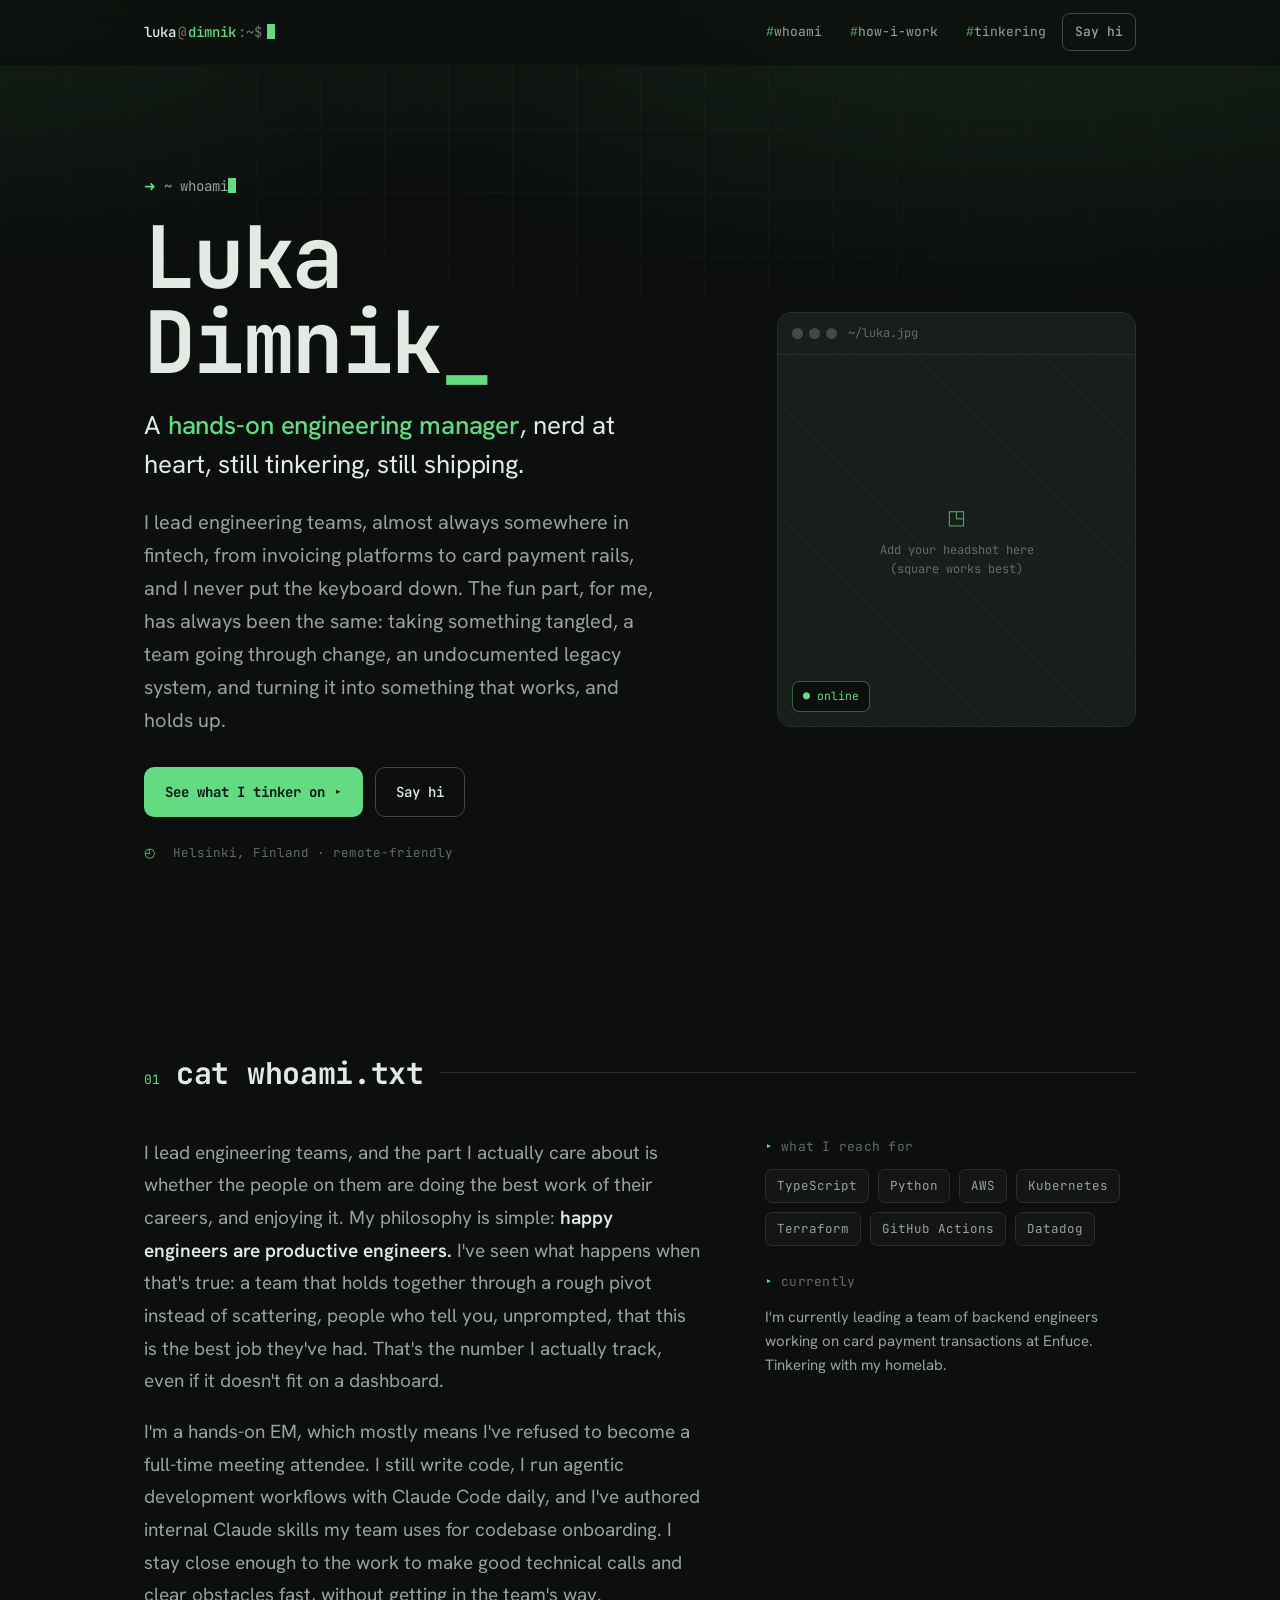
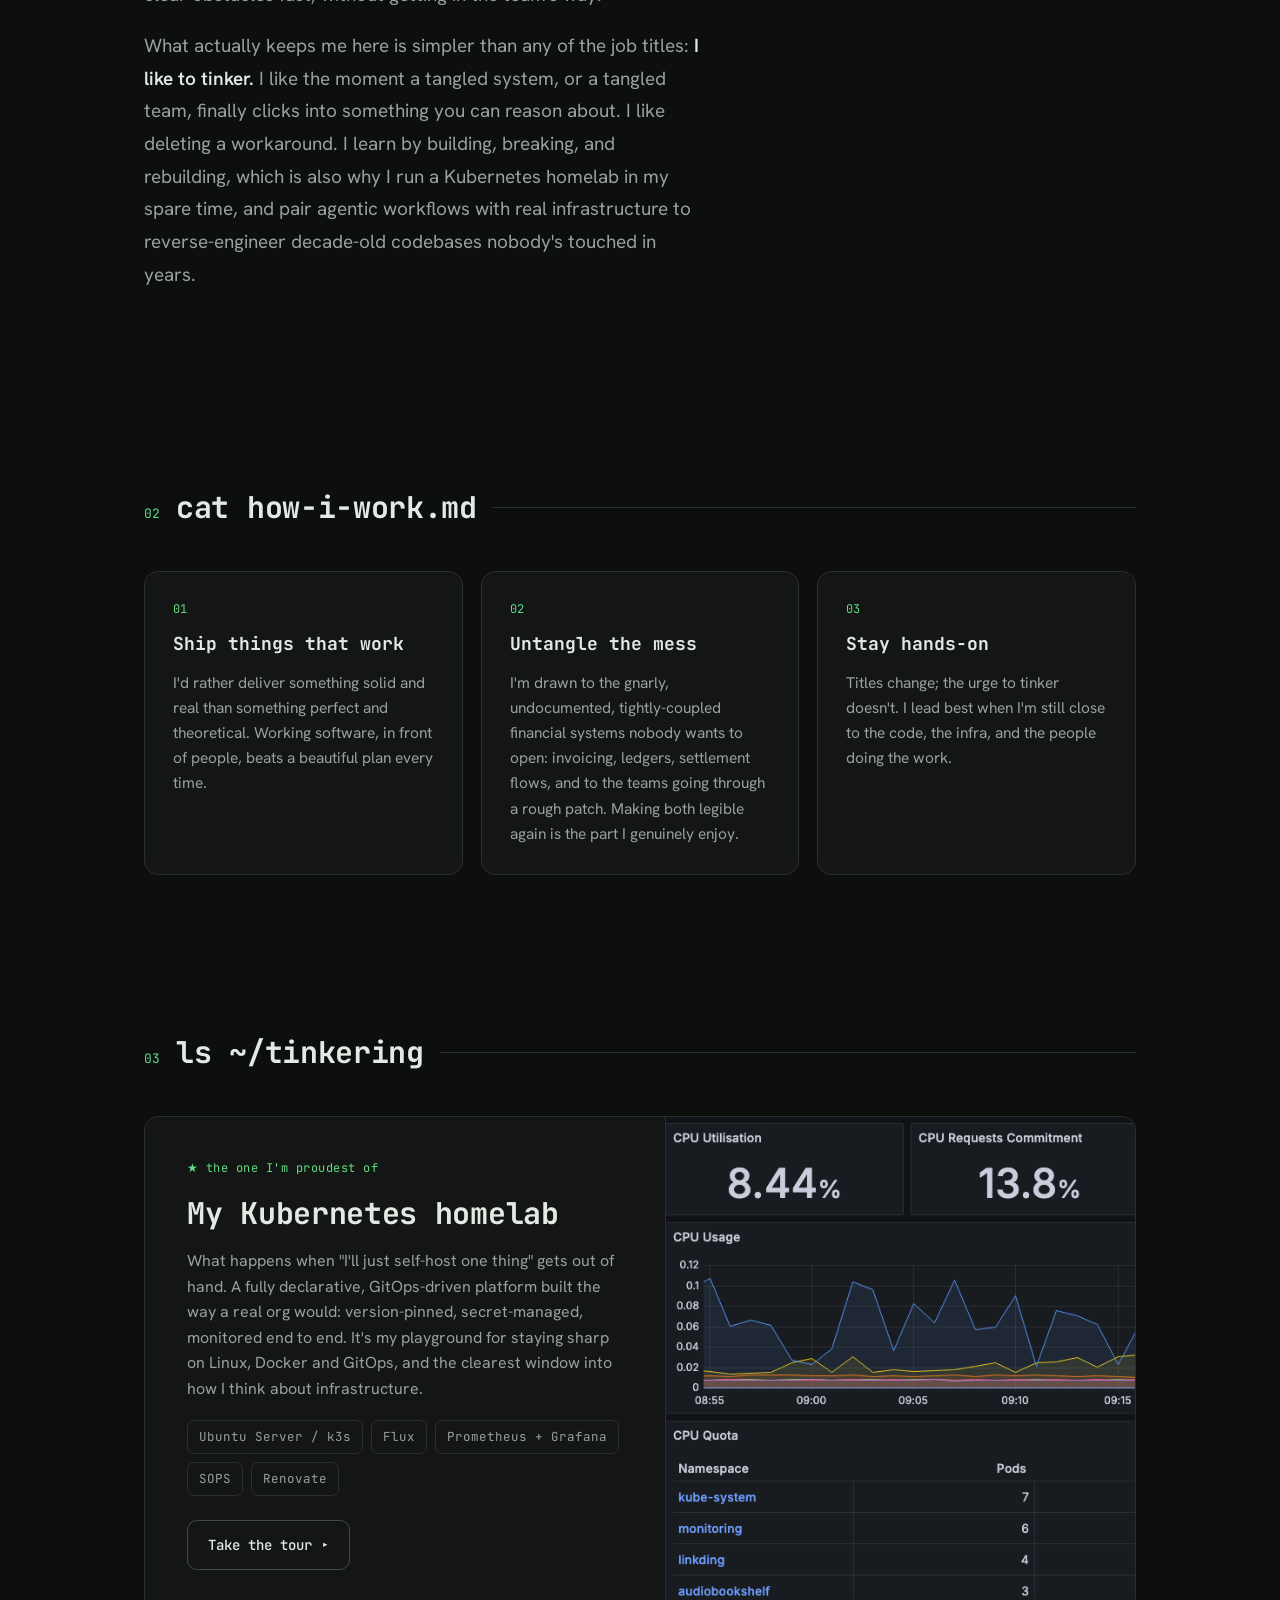
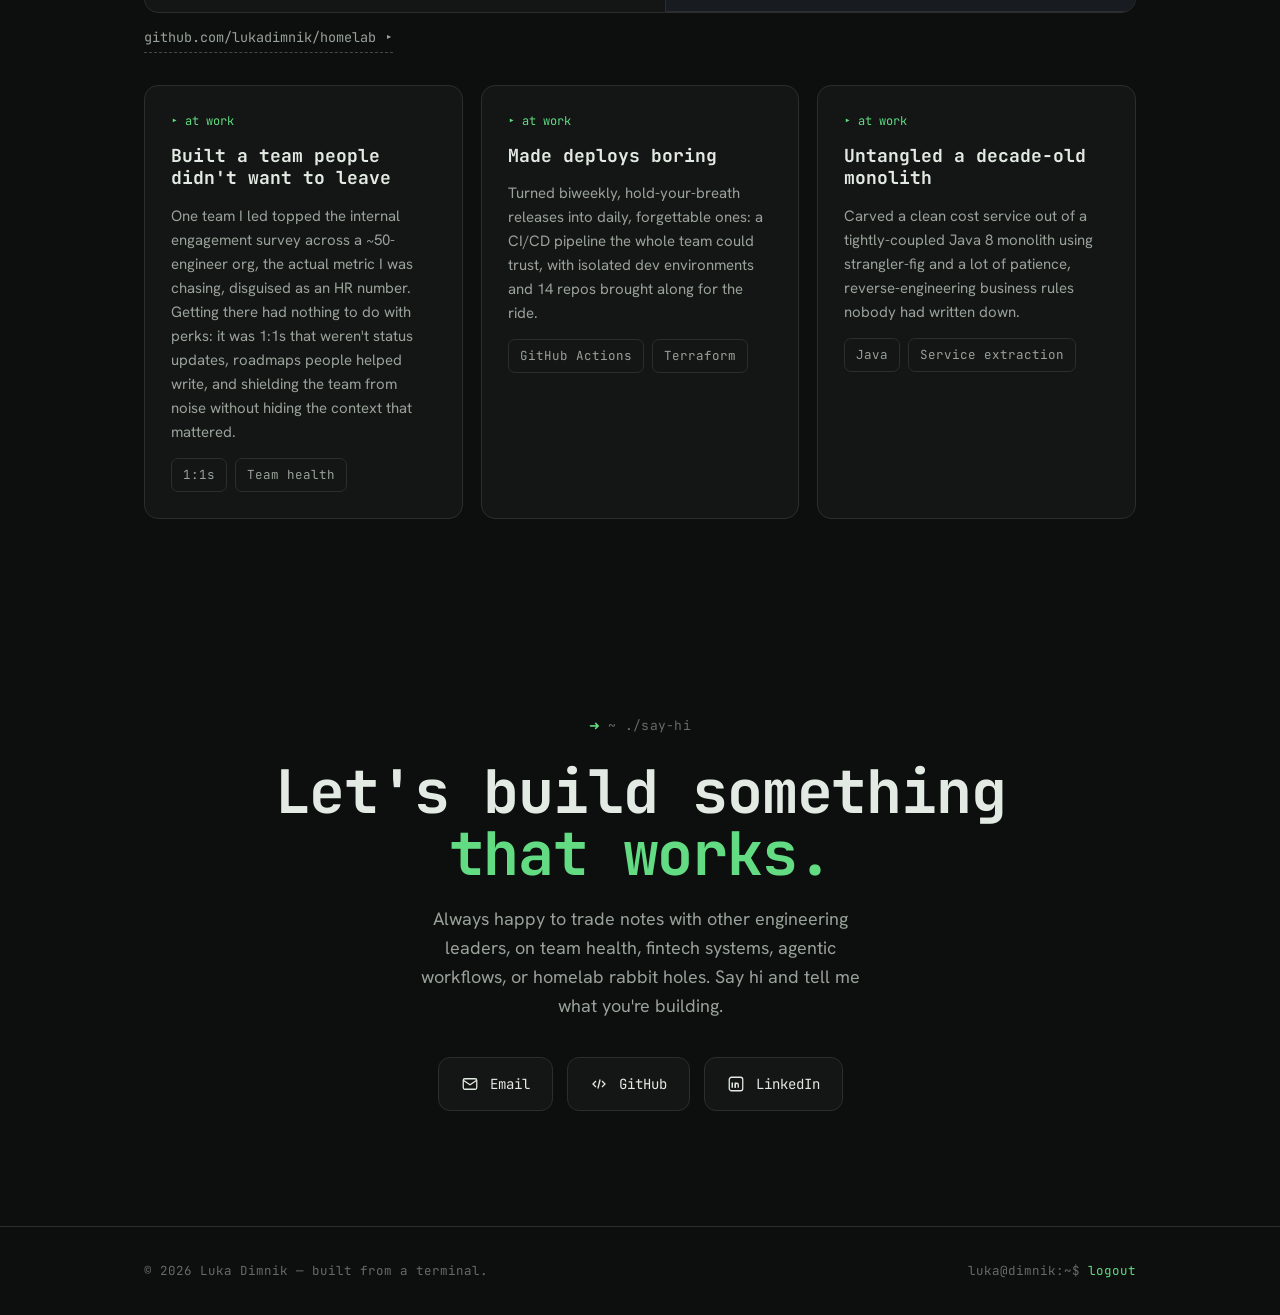
<file: index.html>
<!doctype html>
<html lang="en">
<head>
<meta charset="UTF-8" />
<meta name="viewport" content="width=device-width, initial-scale=1.0" />
<title>Luka Dimnik — Engineering Manager & hands-on tinkerer</title>
<meta name="description" content="Luka Dimnik — Engineering Manager in Helsinki. I build fintech systems and the teams that ship them, from invoicing platforms to card rails." />
<meta name="theme-color" content="#181f1a" />

<meta property="og:type" content="website" />
<meta property="og:title" content="Luka Dimnik — Engineering Manager & hands-on tinkerer" />
<meta property="og:description" content="Engineering Manager in Helsinki. I build fintech systems and the teams that ship them, from invoicing platforms to card rails." />
<meta property="og:url" content="https://lukadimnik.com/" />
<meta property="og:image" content="https://lukadimnik.com/assets/og-image.png" />
<meta property="og:image:width" content="1200" />
<meta property="og:image:height" content="630" />
<meta property="og:image:alt" content="Luka Dimnik — Engineering Manager & Software Engineer" />
<meta name="twitter:card" content="summary_large_image" />
<meta name="twitter:title" content="Luka Dimnik — Engineering Manager & hands-on tinkerer" />
<meta name="twitter:description" content="Engineering Manager in Helsinki. I build fintech systems and the teams that ship them, from invoicing platforms to card rails." />
<meta name="twitter:image" content="https://lukadimnik.com/assets/og-image.png" />
<link rel="canonical" href="https://lukadimnik.com/" />

<link rel="icon" type="image/svg+xml" href="/assets/favicon.svg" />
<link rel="icon" type="image/png" sizes="32x32" href="/assets/favicon-32.png" />
<link rel="apple-touch-icon" href="/assets/apple-touch-icon.png" />

<link rel="preconnect" href="https://fonts.googleapis.com" />
<link rel="preconnect" href="https://fonts.gstatic.com" crossorigin />
<link href="https://fonts.googleapis.com/css2?family=Hanken+Grotesk:wght@400;500;600;700&family=JetBrains+Mono:wght@400;500;700&display=swap" rel="stylesheet" />
<link rel="stylesheet" href="css/styles.css" />
</head>
<body>

<!-- ============ NAV ============ -->
<header class="nav">
  <div class="wrap nav-inner">
    <a href="#top" class="brand"><span class="u">luka</span><span class="at">@</span><span class="h">dimnik</span><span class="at">:~$</span><span class="cur"></span></a>
    <button class="nav-toggle" type="button" aria-expanded="false" aria-controls="nav-links"><span class="nav-toggle-ic"></span></button>
    <nav class="nav-links" id="nav-links">
      <a href="#about"><span class="hash">#</span>whoami</a>
      <a href="#how"><span class="hash">#</span>how-i-work</a>
      <a href="#work"><span class="hash">#</span>tinkering</a>
      <a href="#contact" class="btn nav-cta">Say hi</a>
    </nav>
  </div>
</header>

<main id="top">

  <!-- ============ HERO ============ -->
  <section class="hero">
    <div class="wrap hero-grid">
      <div>
        <div class="typed-wrap reveal in" data-type="whoami"></div>
        <h1 class="hero-name reveal" data-d="1">Luka Dimnik<span class="blink">_</span></h1>
        <p class="lede-xl reveal" data-d="2">A <span class="accent">hands-on engineering manager</span>, nerd at heart, still tinkering, still shipping.</p>
        <p class="hero-lede reveal" data-d="3">I lead engineering teams, almost always somewhere in fintech, from invoicing platforms to card payment rails, and I never put the keyboard down. The fun part, for me, has always been the same: taking something tangled, a team going through change, an undocumented legacy system, and turning it into something that works, and holds up.</p>
        <div class="hero-cta reveal" data-d="4">
          <a href="#work" class="btn solid">See what I tinker on <span class="arr">▸</span></a>
          <a href="#contact" class="btn">Say hi</a>
        </div>
        <div class="hero-meta reveal" data-d="4">
          <span class="accent">◴</span><span>Helsinki, Finland · remote-friendly</span>
        </div>
      </div>

      <div class="reveal" data-d="3">
        <div class="shot-card">
          <div class="shot-bar"><span class="dots"><i></i><i></i><i></i></span><span class="ttl">~/luka.jpg</span></div>
          <div class="shot-stage">
            <div class="slot-ph"><span><span class="ic">◳</span>Add your headshot here<br/>(square works best)</span></div>
            <!-- swap the div above for: <img src="assets/luka.jpg" alt="Luka Dimnik" /> -->
          </div>
          <span class="shot-tag">● online</span>
        </div>
      </div>
    </div>
  </section>

  <!-- ============ ABOUT / WHOAMI ============ -->
  <section class="block" id="about">
    <div class="wrap">
      <div class="sec-head reveal"><span class="idx">01</span><h2>cat whoami.txt</h2><span class="rule"></span></div>
      <div class="about-grid">
        <div class="prose-warm reveal">
          <p>I lead engineering teams, and the part I actually care about is whether the people on them are doing the best work of their careers, and enjoying it. My philosophy is simple: <strong>happy engineers are productive engineers.</strong> I've seen what happens when that's true: a team that holds together through a rough pivot instead of scattering, people who tell you, unprompted, that this is the best job they've had. That's the number I actually track, even if it doesn't fit on a dashboard.</p>
          <p>I'm a hands-on EM, which mostly means I've refused to become a full-time meeting attendee. I still write code, I run agentic development workflows with Claude Code daily, and I've authored internal Claude skills my team uses for codebase onboarding. I stay close enough to the work to make good technical calls and clear obstacles fast, without getting in the team's way.</p>
          <p>What actually keeps me here is simpler than any of the job titles: <strong>I like to tinker.</strong> I like the moment a tangled system, or a tangled team, finally clicks into something you can reason about. I like deleting a workaround. I learn by building, breaking, and rebuilding, which is also why I run a Kubernetes homelab in my spare time, and pair agentic workflows with real infrastructure to reverse-engineer decade-old codebases nobody's touched in years.</p>
        </div>
        <div class="reveal about-sidebar" data-d="1">
          <div class="kicker"><span class="sym">▸</span> what I reach for</div>
          <div class="chips lg-gap">
            <span class="chip">TypeScript</span>
            <span class="chip">Python</span>
            <span class="chip">AWS</span>
            <span class="chip">Kubernetes</span>
            <span class="chip">Terraform</span>
            <span class="chip">GitHub Actions</span>
            <span class="chip">Datadog</span>
          </div>
          <div class="kicker mt-sm"><span class="sym">▸</span> currently</div>
          <p class="currently-note">I'm currently leading a team of backend engineers working on card payment transactions at Enfuce. Tinkering with my homelab.</p>
        </div>
      </div>
    </div>
  </section>

  <!-- ============ HOW I WORK ============ -->
  <section class="block tight" id="how">
    <div class="wrap">
      <div class="sec-head reveal"><span class="idx">02</span><h2>cat how-i-work.md</h2><span class="rule"></span></div>
      <div class="principles">
        <div class="principle reveal">
          <span class="pn">01</span>
          <h3>Ship things that work</h3>
          <p>I'd rather deliver something solid and real than something perfect and theoretical. Working software, in front of people, beats a beautiful plan every time.</p>
        </div>
        <div class="principle reveal" data-d="1">
          <span class="pn">02</span>
          <h3>Untangle the mess</h3>
          <p>I'm drawn to the gnarly, undocumented, tightly-coupled financial systems nobody wants to open: invoicing, ledgers, settlement flows, and to the teams going through a rough patch. Making both legible again is the part I genuinely enjoy.</p>
        </div>
        <div class="principle reveal" data-d="2">
          <span class="pn">03</span>
          <h3>Stay hands-on</h3>
          <p>Titles change; the urge to tinker doesn't. I lead best when I'm still close to the code, the infra, and the people doing the work.</p>
        </div>
      </div>
    </div>
  </section>

  <!-- ============ WORK / TINKERING ============ -->
  <section class="block tight" id="work">
    <div class="wrap">
      <div class="sec-head reveal"><span class="idx">03</span><h2>ls ~/tinkering</h2><span class="rule"></span></div>

      <a href="homelab.html" class="work-feat reveal">
        <div class="body">
          <span class="star">★ the one I'm proudest of</span>
          <h3>My Kubernetes homelab</h3>
          <p>What happens when "I'll just self-host one thing" gets out of hand. A fully declarative, GitOps-driven platform built the way a real org would: version-pinned, secret-managed, monitored end to end. It's my playground for staying sharp on Linux, Docker and GitOps, and the clearest window into how I think about infrastructure.</p>
          <div class="chips">
            <span class="chip">Ubuntu Server / k3s</span>
            <span class="chip">Flux</span>
            <span class="chip">Prometheus + Grafana</span>
            <span class="chip">SOPS</span>
            <span class="chip">Renovate</span>
          </div>
          <span class="btn card-cta">Take the tour <span class="arr">▸</span></span>
        </div>
        <div class="visual">
          <img src="assets/homelab.png" alt="Grafana dashboard showing CPU utilisation and per-namespace resource quotas for the homelab cluster" style="object-position: 2% center;" loading="lazy" />
        </div>
      </a>
      <a href="https://github.com/lukadimnik/homelab" class="res-link gap-lg" target="_blank" rel="noopener">github.com/lukadimnik/homelab <span class="arr">▸</span></a>

      <div class="work-grid cols-3">
        <div class="card work-card reveal">
          <div class="tagrow">▸ at work</div>
          <h4>Built a team people didn't want to leave</h4>
          <p>One team I led topped the internal engagement survey across a ~50-engineer org, the actual metric I was chasing, disguised as an HR number. Getting there had nothing to do with perks: it was 1:1s that weren't status updates, roadmaps people helped write, and shielding the team from noise without hiding the context that mattered.</p>
          <div class="chips"><span class="chip">1:1s</span><span class="chip">Team health</span></div>
        </div>
        <div class="card work-card reveal" data-d="1">
          <div class="tagrow">▸ at work</div>
          <h4>Made deploys boring</h4>
          <p>Turned biweekly, hold-your-breath releases into daily, forgettable ones: a CI/CD pipeline the whole team could trust, with isolated dev environments and 14 repos brought along for the ride.</p>
          <div class="chips"><span class="chip">GitHub Actions</span><span class="chip">Terraform</span></div>
        </div>
        <div class="card work-card reveal" data-d="2">
          <div class="tagrow">▸ at work</div>
          <h4>Untangled a decade-old monolith</h4>
          <p>Carved a clean cost service out of a tightly-coupled Java&nbsp;8 monolith using strangler-fig and a lot of patience, reverse-engineering business rules nobody had written down.</p>
          <div class="chips"><span class="chip">Java</span><span class="chip">Service extraction</span></div>
        </div>
      </div>
    </div>
  </section>

  <!-- ============ CONTACT ============ -->
  <section class="block contact" id="contact">
    <div class="wrap">
      <div class="kicker reveal center"><span class="sym">➜</span> ~ ./say-hi</div>
      <h2 class="reveal" data-d="1">Let's build something<br/><span class="accent">that works.</span></h2>
      <p class="lede reveal" data-d="2">Always happy to trade notes with other engineering leaders, on team health, fintech systems, agentic workflows, or homelab rabbit holes. Say hi and tell me what you're building.</p>
      <div class="contact-links reveal" data-d="3">
        <a class="clink" href="mailto:luka.dimnik@protonmail.com">
          <svg class="ic" viewBox="0 0 24 24" fill="none" stroke="currentColor" stroke-width="1.7"><rect x="3" y="5" width="18" height="14" rx="2"/><path d="m3 7 9 6 9-6"/></svg>
          Email
        </a>
        <a class="clink" href="https://github.com/lukadimnik" target="_blank" rel="noopener">
          <svg class="ic" viewBox="0 0 24 24" fill="none" stroke="currentColor" stroke-width="1.7"><path d="m8 8-4 4 4 4"/><path d="m16 8 4 4-4 4"/><path d="m13.5 6-3 12"/></svg>
          GitHub
        </a>
        <a class="clink" href="https://linkedin.com/in/lukadimnik/" target="_blank" rel="noopener">
          <svg class="ic" viewBox="0 0 24 24" fill="none" stroke="currentColor" stroke-width="1.7"><rect x="3" y="3" width="18" height="18" rx="3"/><path d="M7 10v7" stroke-width="2"/><path d="M7 7v.01" stroke-width="2.4"/><path d="M11 17v-4a2 2 0 0 1 4 0v4" stroke-width="1.8"/><path d="M11 17v-7" stroke-width="1.8"/></svg>
          LinkedIn
        </a>
      </div>
    </div>
  </section>
</main>

<footer>
  <div class="wrap foot-inner">
    <span>© <span id="year"></span> Luka Dimnik — built from a terminal.</span>
    <span class="mono">luka@dimnik:~$ <span class="accent">logout</span></span>
  </div>
</footer>

<script src="js/main.js"></script>
</body>
</html>
</file>
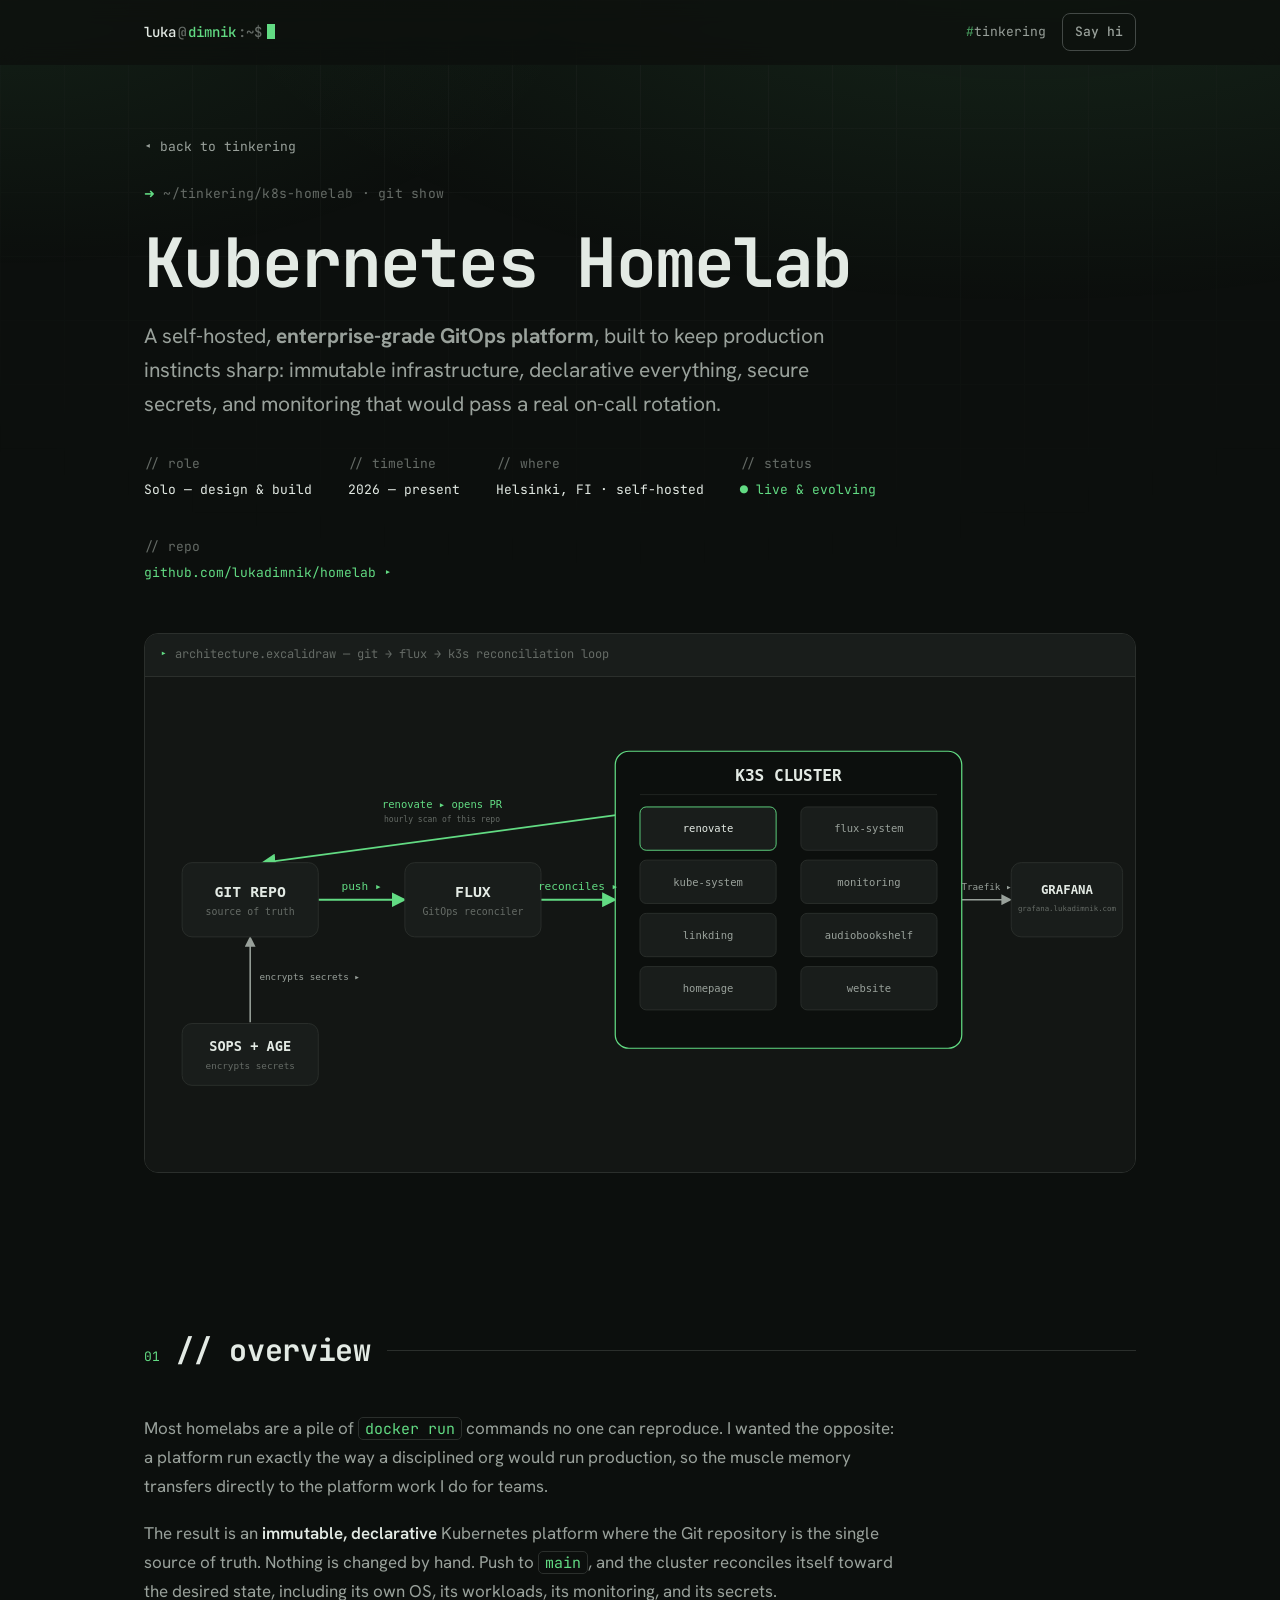
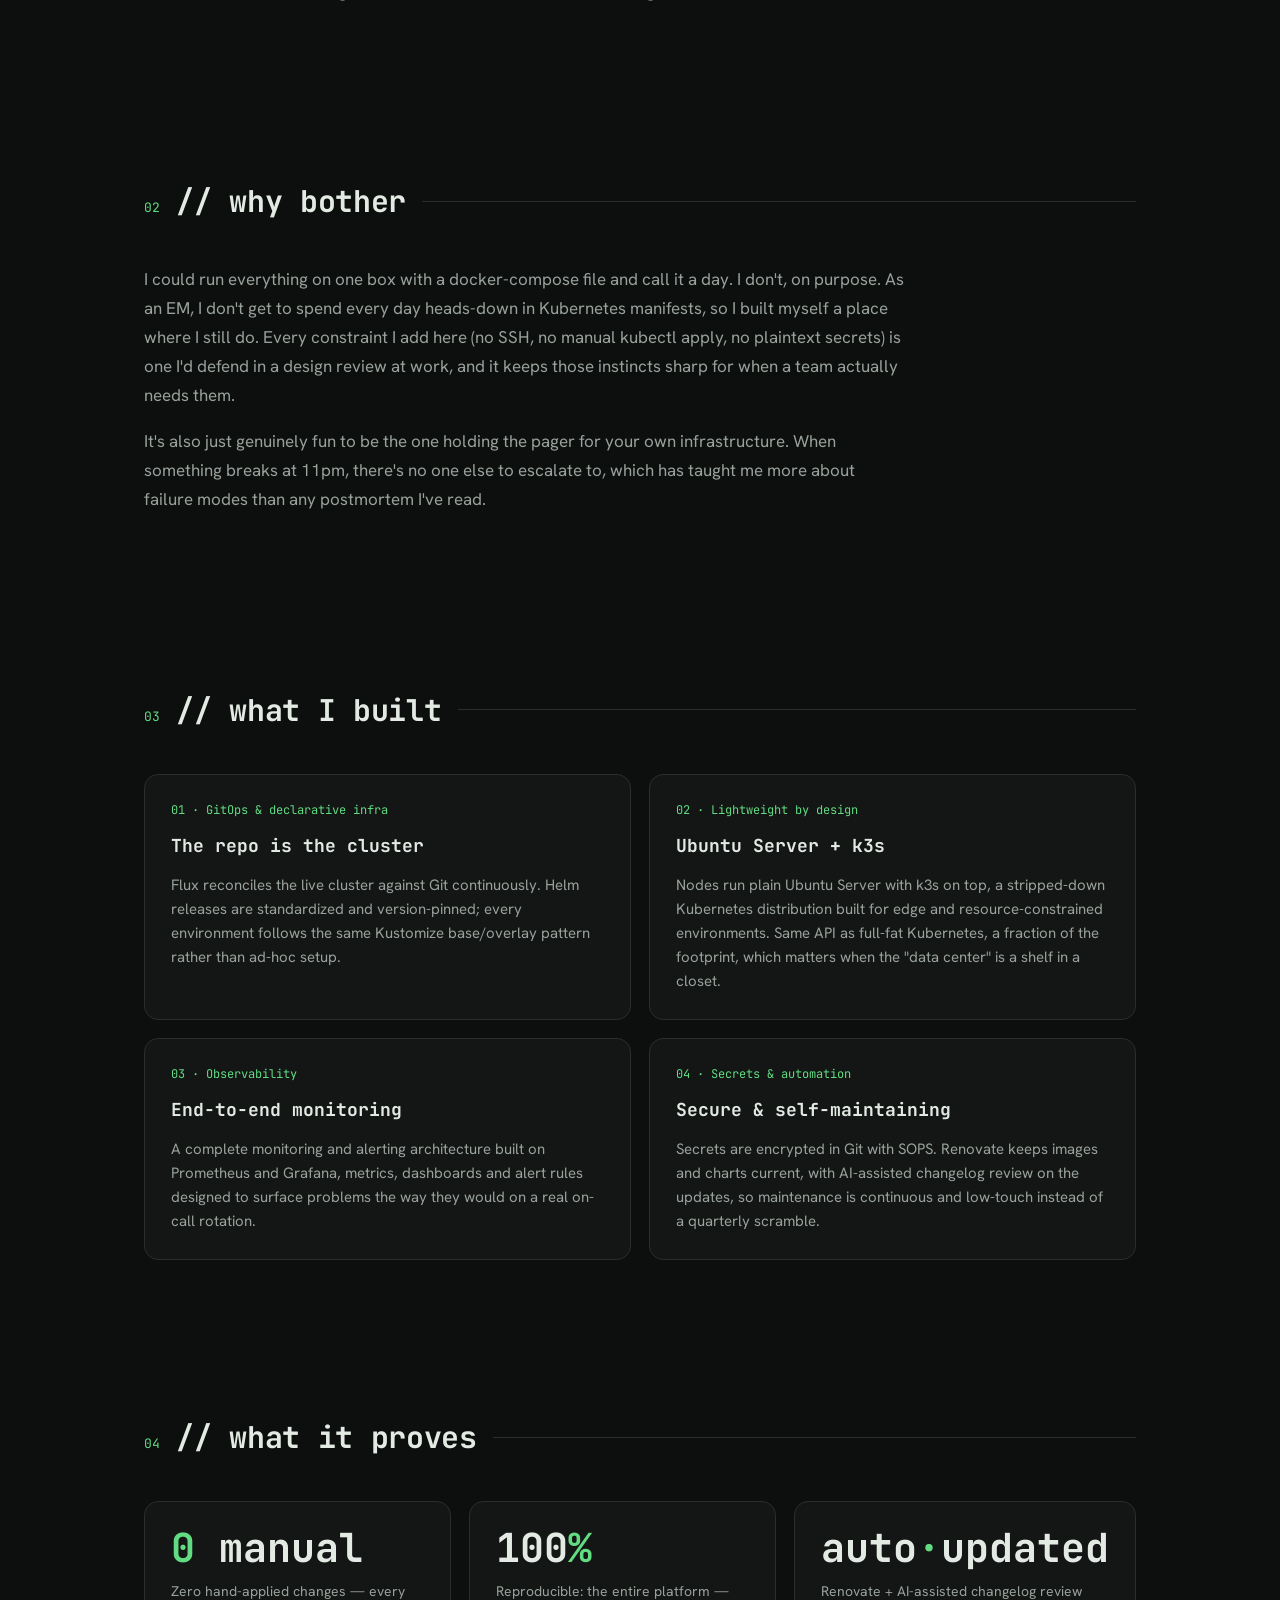
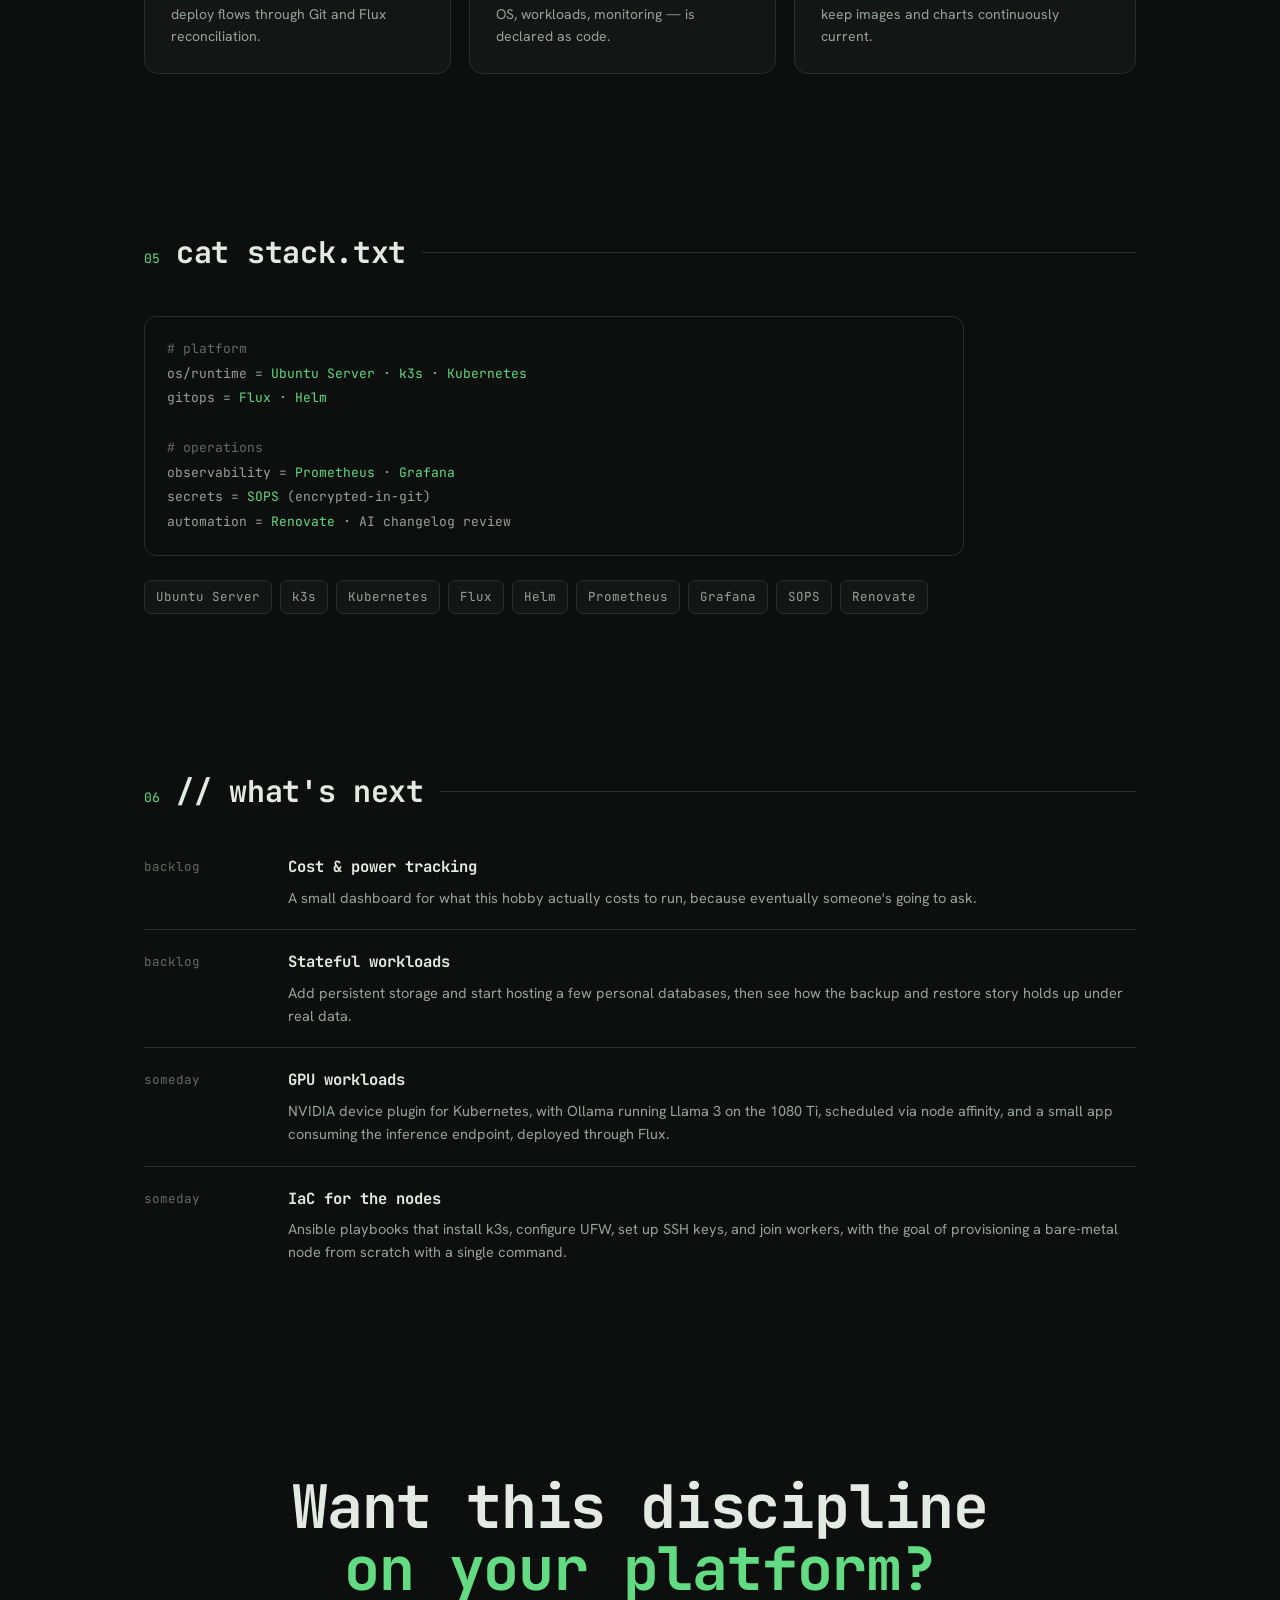
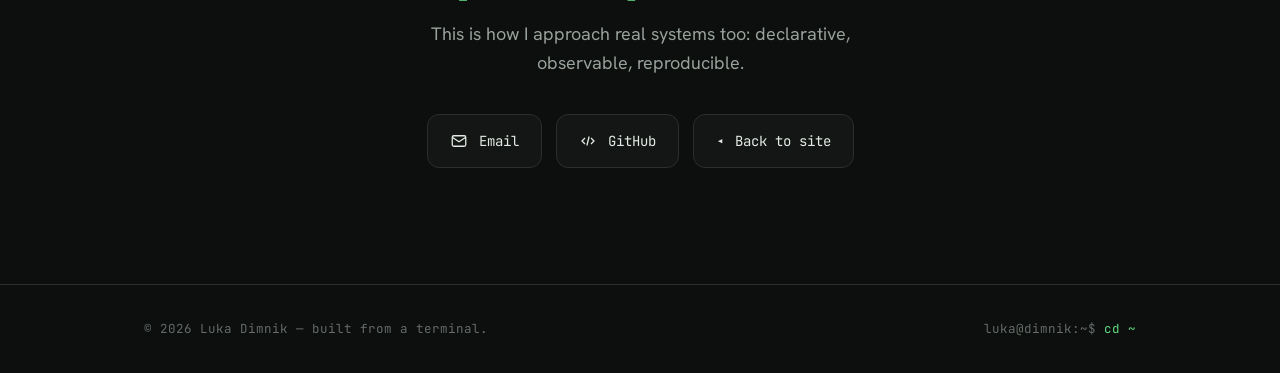
<file: homelab.html>
<!doctype html>
<html lang="en">
<head>
<meta charset="UTF-8" />
<meta name="viewport" content="width=device-width, initial-scale=1.0" />
<title>Kubernetes Homelab — Case Study · Luka Dimnik</title>
<meta name="description" content="Case study: a self-hosted, immutable, declarative Kubernetes platform built with GitOps, Flux and Prometheus." />
<meta name="theme-color" content="#181f1a" />

<meta property="og:type" content="website" />
<meta property="og:title" content="Kubernetes Homelab — Case Study · Luka Dimnik" />
<meta property="og:description" content="A self-hosted, immutable, declarative Kubernetes platform built with GitOps, Flux and Prometheus." />
<meta property="og:url" content="https://lukadimnik.com/homelab.html" />
<meta property="og:image" content="https://lukadimnik.com/assets/og-image.png" />
<meta property="og:image:width" content="1200" />
<meta property="og:image:height" content="630" />
<meta property="og:image:alt" content="Luka Dimnik — Engineering Manager & Software Engineer" />
<meta name="twitter:card" content="summary_large_image" />
<meta name="twitter:title" content="Kubernetes Homelab — Case Study · Luka Dimnik" />
<meta name="twitter:description" content="A self-hosted, immutable, declarative Kubernetes platform built with GitOps, Flux and Prometheus." />
<meta name="twitter:image" content="https://lukadimnik.com/assets/og-image.png" />
<link rel="canonical" href="https://lukadimnik.com/homelab.html" />

<link rel="icon" type="image/svg+xml" href="/assets/favicon.svg" />
<link rel="icon" type="image/png" sizes="32x32" href="/assets/favicon-32.png" />
<link rel="apple-touch-icon" href="/assets/apple-touch-icon.png" />

<link rel="preconnect" href="https://fonts.googleapis.com" />
<link rel="preconnect" href="https://fonts.gstatic.com" crossorigin />
<link href="https://fonts.googleapis.com/css2?family=Hanken+Grotesk:wght@400;500;600;700&family=JetBrains+Mono:wght@400;500;700&display=swap" rel="stylesheet" />
<link rel="stylesheet" href="css/styles.css" />
</head>
<body>

<!-- ============ NAV ============ -->
<header class="nav">
  <div class="wrap nav-inner">
    <a href="index.html" class="brand"><span class="u">luka</span><span class="at">@</span><span class="h">dimnik</span><span class="at">:~$</span><span class="cur"></span></a>
    <button class="nav-toggle" type="button" aria-expanded="false" aria-controls="nav-links"><span class="nav-toggle-ic"></span></button>
    <nav class="nav-links" id="nav-links">
      <a href="index.html#work"><span class="hash">#</span>tinkering</a>
      <a href="index.html#contact" class="btn nav-cta">Say hi</a>
    </nav>
  </div>
</header>

<main>
  <!-- ============ HERO ============ -->
  <section class="cs-hero">
    <div class="wrap">
      <a href="index.html#work" class="cs-back reveal in"><span class="arr">◂</span> back to tinkering</a>
      <div class="kicker reveal mt-lg"><span class="sym">➜</span> ~/tinkering/k8s-homelab · git show</div>
      <h1 class="cs-title reveal" data-d="1">Kubernetes Homelab</h1>
      <p class="cs-sub reveal" data-d="2">A self-hosted, <strong>enterprise-grade GitOps platform</strong>, built to keep production instincts sharp: immutable infrastructure, declarative everything, secure secrets, and monitoring that would pass a real on-call rotation.</p>
      <div class="cs-facts reveal" data-d="3">
        <div class="f"><div class="k">// role</div><div class="v">Solo — design &amp; build</div></div>
        <div class="f"><div class="k">// timeline</div><div class="v">2026 — present</div></div>
        <div class="f"><div class="k">// where</div><div class="v">Helsinki, FI · self-hosted</div></div>
        <div class="f"><div class="k">// status</div><div class="v acc">● live &amp; evolving</div></div>
        <div class="f"><div class="k">// repo</div><div class="v"><a href="https://github.com/lukadimnik/homelab" target="_blank" rel="noopener" class="accent">github.com/lukadimnik/homelab ▸</a></div></div>
      </div>
    </div>
  </section>

  <!-- ============ DIAGRAM ============ -->
  <section class="block tight flush-top">
    <div class="wrap reveal">
      <div class="cs-diagram">
        <div class="bar"><span class="accent">▸</span> architecture.excalidraw — git → flux → k3s reconciliation loop</div>
        <div class="stage">
          <img src="assets/homelab-diagram.svg" alt="Diagram of the homelab's GitOps reconciliation loop: a Git repo is the source of truth; Flux reconciles it into a k3s cluster running eight namespaces, including kube-system, flux-system, monitoring, renovate, linkding, audiobookshelf, homepage and website; the in-cluster Renovate CronJob scans the repo hourly and opens pull requests back into it, closing the loop; SOPS-encrypted secrets committed to the repo are decrypted by Flux at apply time; Grafana, running in the monitoring namespace, is exposed externally via a Traefik ingress at grafana.lukadimnik.com." loading="lazy" />
        </div>
      </div>
    </div>
  </section>

  <!-- ============ OVERVIEW ============ -->
  <section class="block tight">
    <div class="wrap">
      <div class="sec-head reveal"><span class="idx">01</span><h2>// overview</h2><span class="rule"></span></div>
      <div class="cs-prose reveal">
        <p>Most homelabs are a pile of <code>docker run</code> commands no one can reproduce. I wanted the opposite: a platform run exactly the way a disciplined org would run production, so the muscle memory transfers directly to the platform work I do for teams.</p>
        <p>The result is an <strong>immutable, declarative</strong> Kubernetes platform where the Git repository is the single source of truth. Nothing is changed by hand. Push to <code>main</code>, and the cluster reconciles itself toward the desired state, including its own OS, its workloads, its monitoring, and its secrets.</p>
      </div>
    </div>
  </section>

  <!-- ============ WHY I BUILT IT THIS WAY ============ -->
  <section class="block tight">
    <div class="wrap">
      <div class="sec-head reveal"><span class="idx">02</span><h2>// why bother</h2><span class="rule"></span></div>
      <div class="cs-prose reveal">
        <p>I could run everything on one box with a docker-compose file and call it a day. I don't, on purpose. As an EM, I don't get to spend every day heads-down in Kubernetes manifests, so I built myself a place where I still do. Every constraint I add here (no SSH, no manual kubectl apply, no plaintext secrets) is one I'd defend in a design review at work, and it keeps those instincts sharp for when a team actually needs them.</p>
        <p>It's also just genuinely fun to be the one holding the pager for your own infrastructure. When something breaks at 11pm, there's no one else to escalate to, which has taught me more about failure modes than any postmortem I've read.</p>
      </div>
    </div>
  </section>

  <!-- ============ WHAT I BUILT ============ -->
  <section class="block tight">
    <div class="wrap">
      <div class="sec-head reveal"><span class="idx">03</span><h2>// what I built</h2><span class="rule"></span></div>
      <div class="pillars">
        <div class="pillar reveal">
          <div class="n">01 · GitOps &amp; declarative infra</div>
          <h3>The repo is the cluster</h3>
          <p>Flux reconciles the live cluster against Git continuously. Helm releases are standardized and version-pinned; every environment follows the same Kustomize base/overlay pattern rather than ad-hoc setup.</p>
        </div>
        <div class="pillar reveal" data-d="1">
          <div class="n">02 · Lightweight by design</div>
          <h3>Ubuntu Server + k3s</h3>
          <p>Nodes run plain Ubuntu Server with k3s on top, a stripped-down Kubernetes distribution built for edge and resource-constrained environments. Same API as full-fat Kubernetes, a fraction of the footprint, which matters when the "data center" is a shelf in a closet.</p>
        </div>
        <div class="pillar reveal">
          <div class="n">03 · Observability</div>
          <h3>End-to-end monitoring</h3>
          <p>A complete monitoring and alerting architecture built on Prometheus and Grafana, metrics, dashboards and alert rules designed to surface problems the way they would on a real on-call rotation.</p>
        </div>
        <div class="pillar reveal" data-d="1">
          <div class="n">04 · Secrets &amp; automation</div>
          <h3>Secure &amp; self-maintaining</h3>
          <p>Secrets are encrypted in Git with SOPS. Renovate keeps images and charts current, with AI-assisted changelog review on the updates, so maintenance is continuous and low-touch instead of a quarterly scramble.</p>
        </div>
      </div>
    </div>
  </section>

  <!-- ============ OUTCOMES ============ -->
  <section class="block tight">
    <div class="wrap">
      <div class="sec-head reveal"><span class="idx">04</span><h2>// what it proves</h2><span class="rule"></span></div>
      <div class="outcomes">
        <div class="outcome reveal">
          <div class="num"><span class="unit">0</span> manual</div>
          <div class="lbl">Zero hand-applied changes — every deploy flows through Git and Flux reconciliation.</div>
        </div>
        <div class="outcome reveal" data-d="1">
          <div class="num">100<span class="unit">%</span></div>
          <div class="lbl">Reproducible: the entire platform — OS, workloads, monitoring — is declared as code.</div>
        </div>
        <div class="outcome reveal" data-d="2">
          <div class="num">auto<span class="unit">·</span>updated</div>
          <div class="lbl">Renovate + AI-assisted changelog review keep images and charts continuously current.</div>
        </div>
      </div>
    </div>
  </section>

  <!-- ============ STACK ============ -->
  <section class="block tight">
    <div class="wrap">
      <div class="sec-head reveal"><span class="idx">05</span><h2>cat stack.txt</h2><span class="rule"></span></div>
      <div class="cs-prose reveal wide">
        <div class="codeblock">
<span class="c"># platform</span><br/>
os/runtime    = <span class="k">Ubuntu Server</span> · <span class="k">k3s</span> · <span class="k">Kubernetes</span><br/>
gitops        = <span class="k">Flux</span> · <span class="k">Helm</span><br/><br/>
<span class="c"># operations</span><br/>
observability = <span class="k">Prometheus</span> · <span class="k">Grafana</span><br/>
secrets       = <span class="k">SOPS</span> (encrypted-in-git)<br/>
automation    = <span class="k">Renovate</span> · AI changelog review
        </div>
        <div class="chips mt-lg">
          <span class="chip">Ubuntu Server</span><span class="chip">k3s</span><span class="chip">Kubernetes</span><span class="chip">Flux</span><span class="chip">Helm</span><span class="chip">Prometheus</span><span class="chip">Grafana</span><span class="chip">SOPS</span><span class="chip">Renovate</span>
        </div>
      </div>
    </div>
  </section>

  <!-- ============ WHAT'S NEXT ============ -->
  <section class="block tight">
    <div class="wrap">
      <div class="sec-head reveal"><span class="idx">06</span><h2>// what's next</h2><span class="rule"></span></div>
      <div class="tl reveal">
        <div class="tl-row">
          <div class="tl-when">backlog</div>
          <div class="tl-main"><h3>Cost &amp; power tracking</h3><p>A small dashboard for what this hobby actually costs to run, because eventually someone's going to ask.</p></div>
        </div>
        <div class="tl-row">
          <div class="tl-when">backlog</div>
          <div class="tl-main"><h3>Stateful workloads</h3><p>Add persistent storage and start hosting a few personal databases, then see how the backup and restore story holds up under real data.</p></div>
        </div>
        <div class="tl-row">
          <div class="tl-when">someday</div>
          <div class="tl-main"><h3>GPU workloads</h3><p>NVIDIA device plugin for Kubernetes, with Ollama running Llama 3 on the 1080 Ti, scheduled via node affinity, and a small app consuming the inference endpoint, deployed through Flux.</p></div>
        </div>
        <div class="tl-row">
          <div class="tl-when">someday</div>
          <div class="tl-main"><h3>IaC for the nodes</h3><p>Ansible playbooks that install k3s, configure UFW, set up SSH keys, and join workers, with the goal of provisioning a bare-metal node from scratch with a single command.</p></div>
        </div>
      </div>
    </div>
  </section>

  <!-- ============ CTA ============ -->
  <section class="block contact" id="contact">
    <div class="wrap">
      <h2 class="reveal">Want this discipline<br/><span class="accent">on your platform?</span></h2>
      <p class="lede reveal" data-d="1">This is how I approach real systems too: declarative, observable, reproducible.</p>
      <div class="contact-links reveal" data-d="2">
        <a class="clink" href="mailto:luka.dimnik@protonmail.com">
          <svg class="ic" viewBox="0 0 24 24" fill="none" stroke="currentColor" stroke-width="1.7"><rect x="3" y="5" width="18" height="14" rx="2"/><path d="m3 7 9 6 9-6"/></svg>
          Email
        </a>
        <a class="clink" href="https://github.com/lukadimnik" target="_blank" rel="noopener">
          <svg class="ic" viewBox="0 0 24 24" fill="none" stroke="currentColor" stroke-width="1.7"><path d="m8 8-4 4 4 4"/><path d="m16 8 4 4-4 4"/><path d="m13.5 6-3 12"/></svg>
          GitHub
        </a>
        <a class="clink" href="index.html"><span class="arr">◂</span> Back to site</a>
      </div>
    </div>
  </section>
</main>

<footer>
  <div class="wrap foot-inner">
    <span>© <span id="year"></span> Luka Dimnik — built from a terminal.</span>
    <a href="index.html" class="mono">luka@dimnik:~$ <span class="accent">cd ~</span></a>
  </div>
</footer>

<script src="js/main.js"></script>
</body>
</html>
</file>
<file: css/styles.css>
/* ============================================================
   Luka Dimnik — personal site
   Terminal-inspired, dark, warm-neutral.
   ============================================================ */

:root{
  /* surfaces — warm near-black */
  --bg:        oklch(0.165 0.006 160);
  --bg-soft:   oklch(0.195 0.006 160);
  --bg-raise:  oklch(0.225 0.007 160);
  --line:      oklch(0.30 0.008 160);
  --line-soft: oklch(0.26 0.007 160);
  --line-2:    oklch(0.40 0.010 160);

  /* ink */
  --text:      oklch(0.93 0.010 150);
  --text-dim:  oklch(0.70 0.012 155);
  --text-faint:oklch(0.52 0.010 155);

  /* accent */
  --accent:    oklch(0.80 0.165 150);
  --accent-2:  oklch(0.70 0.14 150);
  --accent-ink:oklch(0.20 0.03 150);
  --accent-glow: color-mix(in oklch, var(--accent), transparent 80%);
  --accent-soft: color-mix(in oklch, var(--accent), transparent 88%);

  --mono: "JetBrains Mono", ui-monospace, "SF Mono", Menlo, monospace;
  --sans: "Hanken Grotesk", ui-sans-serif, system-ui, sans-serif;

  --maxw: 1120px;
  --gutter: clamp(20px, 5vw, 64px);
  --radius: 14px;
}

*{box-sizing:border-box;}
html{scroll-behavior:smooth;}
@media (prefers-reduced-motion: reduce){ html{scroll-behavior:auto;} }
html,body{margin:0;}
body{
  background:var(--bg);
  color:var(--text);
  font-family:var(--sans);
  font-size:17px;
  line-height:1.6;
  -webkit-font-smoothing:antialiased;
  text-rendering:optimizeLegibility;
  overflow-x:hidden;
}

/* atmosphere: faint top glow + grid */
body::before{
  content:"";position:fixed;inset:0;z-index:-2;pointer-events:none;
  background:
    radial-gradient(120% 80% at 80% -10%, var(--accent-soft), transparent 55%),
    radial-gradient(90% 60% at 0% 0%, color-mix(in oklch, var(--accent), transparent 92%), transparent 50%);
}
body::after{
  content:"";position:fixed;inset:0;z-index:-2;pointer-events:none;opacity:.5;
  background-image:
    linear-gradient(to right, var(--line-soft) 1px, transparent 1px),
    linear-gradient(to bottom, var(--line-soft) 1px, transparent 1px);
  background-size:64px 64px;
  -webkit-mask-image:radial-gradient(120% 90% at 50% 0%, #000 0%, transparent 70%);
  mask-image:radial-gradient(120% 90% at 50% 0%, #000 0%, transparent 70%);
}

a{color:inherit;text-decoration:none;}
img{display:block;max-width:100%;}

.wrap{max-width:var(--maxw);margin:0 auto;padding-inline:var(--gutter);}
.mono{font-family:var(--mono);}
.accent{color:var(--accent);}
.dim{color:var(--text-dim);}

::selection{background:var(--accent);color:var(--accent-ink);}
*{scrollbar-width:thin;scrollbar-color:var(--line-2) transparent;}

/* ---------- prompt eyebrow ---------- */
.kicker{
  font-family:var(--mono);font-size:13px;letter-spacing:.02em;white-space:nowrap;
  color:var(--text-faint);display:inline-flex;align-items:center;gap:8px;
}
.kicker .sym{color:var(--accent);}
.kicker.center{justify-content:center;margin-bottom:24px;}
.kicker.mt-sm{margin-top:14px;}
.kicker.mt-lg{margin-top:26px;}
.kicker.mb-sm{margin-bottom:22px;}

/* ---------- buttons ---------- */
.btn{
  font-family:var(--mono);font-size:14px;font-weight:500;
  display:inline-flex;align-items:center;gap:9px;
  padding:13px 20px;border-radius:10px;border:1px solid var(--line-2);
  color:var(--text);background:transparent;cursor:pointer;white-space:nowrap;
  transition:border-color .2s, color .2s, background .2s, transform .2s;
}
.btn:hover{border-color:var(--accent);color:var(--accent);transform:translateY(-1px);}
.btn .arr{transition:transform .2s;}
.btn:hover .arr{transform:translateX(3px);}
.btn.solid{
  background:var(--accent);border-color:transparent;color:var(--accent-ink);font-weight:700;
  box-shadow:0 0 0 0 var(--accent-glow);
}
.btn.solid:hover{color:var(--accent-ink);transform:translateY(-1px);box-shadow:0 8px 30px -8px var(--accent);}
.btn.card-cta{align-self:flex-start;margin-top:6px;}

/* ---------- chips / tags ---------- */
.chips{display:flex;flex-wrap:wrap;gap:8px;}
.chip{
  font-family:var(--mono);font-size:12.5px;color:var(--text-dim);white-space:nowrap;
  border:1px solid var(--line);border-radius:7px;padding:6px 11px;background:var(--bg-soft);
  transition:border-color .2s,color .2s;
}
.chip:hover{border-color:var(--line-2);color:var(--text);}
.chips.lg-gap{gap:9px;}
.chips.mt-lg{margin-top:24px;}

/* ---------- section scaffolding ---------- */
section{position:relative;}
.sec-head{display:flex;align-items:baseline;gap:16px;margin-bottom:40px;flex-wrap:wrap;}
.sec-head .idx{font-family:var(--mono);font-size:13px;color:var(--accent);}
.sec-head h2{
  font-family:var(--mono);font-weight:700;font-size:clamp(22px,3vw,30px);
  letter-spacing:-.01em;margin:0;color:var(--text);white-space:nowrap;
}
.sec-head .rule{flex:1;height:1px;background:var(--line);min-width:30px;align-self:center;}

/* ---------- cards ---------- */
.card{
  background:var(--bg-soft);border:1px solid var(--line);border-radius:var(--radius);
  padding:26px;transition:border-color .25s, transform .25s, background .25s;
}
.card:hover{border-color:var(--line-2);}

/* ============================================================
   TOP NAV
   ============================================================ */
.nav{
  position:sticky;top:0;z-index:100;
  backdrop-filter:blur(12px);
  background:color-mix(in oklch, var(--bg), transparent 25%);
  border-bottom:1px solid transparent;transition:border-color .3s;
}
.nav.stuck{border-color:var(--line);}
.nav-inner{display:flex;align-items:center;justify-content:space-between;height:64px;}
.brand{font-family:var(--mono);font-size:14px;font-weight:500;display:flex;align-items:center;gap:2px;}
.brand .u{color:var(--text);}
.brand .at{color:var(--text-faint);}
.brand .h{color:var(--accent);}
.brand .cur{display:inline-block;width:8px;height:15px;background:var(--accent);margin-left:3px;vertical-align:middle;animation:blink 1.15s steps(1) infinite;}
@keyframes blink{50%{opacity:0;}}
@media (prefers-reduced-motion: reduce){.brand .cur{animation:none;}}
.nav-links{display:flex;align-items:center;gap:4px;}
.nav-links a{
  font-family:var(--mono);font-size:13px;color:var(--text-dim);padding:8px 12px;border-radius:8px;
  transition:color .2s,background .2s;
}
.nav-links a:hover{color:var(--text);background:var(--bg-soft);}
.nav-links a .hash{color:var(--accent);opacity:.7;}
.nav-cta{padding:9px 16px;}

.nav-toggle{
  display:none;width:38px;height:38px;align-items:center;justify-content:center;
  border:1px solid var(--line-2);border-radius:8px;background:transparent;color:var(--text);
  font-family:var(--mono);font-size:15px;cursor:pointer;transition:border-color .2s,color .2s;
}
.nav-toggle:hover{border-color:var(--accent);color:var(--accent);}
.nav-toggle-ic::before{content:"☰";}
.nav.open .nav-toggle-ic::before{content:"✕";}

@media(max-width:760px){
  .nav-toggle{display:inline-flex;}
  .nav-links{
    display:none;flex-direction:column;align-items:stretch;gap:2px;
    position:fixed;top:64px;left:0;right:0;max-height:calc(100vh - 64px);overflow-y:auto;
    padding:10px var(--gutter) 20px;background:var(--bg);border-bottom:1px solid var(--line);
  }
  .nav.open .nav-links{display:flex;}
  .nav-links a:not(.nav-cta){padding:12px 6px;font-size:15px;}
  .nav-links .nav-cta{justify-content:center;margin-top:10px;}
}

/* ============================================================
   HERO
   ============================================================ */
.hero{padding:clamp(56px,9vw,110px) 0 clamp(40px,6vw,70px);}
.hero-grid{display:grid;grid-template-columns:1.35fr .85fr;gap:clamp(28px,5vw,72px);align-items:center;}
.hero-name{
  font-family:var(--mono);font-weight:700;
  font-size:clamp(44px,8vw,86px);line-height:.98;letter-spacing:-.03em;
  margin:18px 0 0;color:var(--text);
}
.hero-name .blink{color:var(--accent);}
.hero-role{
  font-family:var(--mono);font-size:clamp(15px,2vw,19px);color:var(--accent);
  margin:16px 0 0;font-weight:500;
}
.hero-lede{font-size:clamp(17px,1.7vw,20px);color:var(--text-dim);max-width:48ch;margin:22px 0 0;line-height:1.65;}
.hero-cta{display:flex;gap:12px;flex-wrap:wrap;margin-top:30px;}
.hero-meta{display:flex;gap:18px;flex-wrap:wrap;margin-top:26px;font-family:var(--mono);font-size:12.5px;color:var(--text-faint);}
.hero-meta span{display:inline-flex;align-items:center;gap:7px;}

/* typed line */
.typed-wrap{font-family:var(--mono);font-size:14px;color:var(--text-dim);min-height:1.4em;}
.typed-wrap .sym{color:var(--accent);}
.type-cur{display:inline-block;width:8px;height:1.05em;background:var(--accent);vertical-align:-2px;animation:blink 1.05s steps(1) infinite;}

/* headshot card */
.shot-card{
  position:relative;border:1px solid var(--line);border-radius:var(--radius);
  background:var(--bg-soft);overflow:hidden;
}
.shot-bar{display:flex;align-items:center;gap:7px;padding:11px 14px;border-bottom:1px solid var(--line);background:var(--bg-raise);}
.shot-bar .dots{display:flex;gap:6px;}
.shot-bar .dots i{width:11px;height:11px;border-radius:50%;background:var(--line-2);}
.shot-bar .ttl{font-family:var(--mono);font-size:12px;color:var(--text-faint);margin-left:4px;}
.shot-stage{position:relative;aspect-ratio:1/1.04;}
.shot-stage img{position:absolute;inset:0;width:100%;height:100%;object-fit:cover;z-index:1;}
.slot-ph{position:absolute;inset:0;z-index:0;display:flex;align-items:center;justify-content:center;
  text-align:center;font-family:var(--mono);font-size:12px;color:var(--text-faint);padding:14px;
  background:repeating-linear-gradient(45deg,transparent 0 9px,rgba(255,255,255,.025) 9px 10px),var(--bg-raise);}
.slot-ph .ic{display:block;font-size:20px;color:var(--accent);opacity:.7;margin-bottom:8px;}
.shot-tag{
  position:absolute;left:14px;bottom:14px;z-index:3;
  font-family:var(--mono);font-size:11.5px;color:var(--accent);
  background:color-mix(in oklch,var(--bg),transparent 10%);
  border:1px solid color-mix(in oklch,var(--accent),transparent 60%);
  border-radius:7px;padding:5px 10px;backdrop-filter:blur(6px);
}
@media(max-width:860px){
  .hero-grid{grid-template-columns:1fr;}
  .shot-card{max-width:340px;}
}

/* ============================================================
   METRICS STRIP
   ============================================================ */
.metrics{
  border-block:1px solid var(--line);
  background:linear-gradient(to bottom, var(--bg-soft), transparent);
}
.metrics-grid{display:grid;grid-template-columns:repeat(4,1fr);}
.metric{padding:clamp(28px,4vw,44px) clamp(16px,2.4vw,30px);border-left:1px solid var(--line);}
.metric:first-child{border-left:none;}
.metric .num{
  font-family:var(--mono);font-weight:700;font-size:clamp(34px,5vw,56px);
  line-height:1;letter-spacing:-.02em;color:var(--text);
}
.metric .num .unit{color:var(--accent);}
.metric .lbl{font-size:14px;color:var(--text-dim);margin-top:12px;line-height:1.4;}
.metric .sub{font-family:var(--mono);font-size:11.5px;color:var(--text-faint);margin-top:7px;}
@media(max-width:760px){
  .metrics-grid{grid-template-columns:1fr 1fr;}
  .metric:nth-child(odd){border-left:none;}
  .metric:nth-child(n+3){border-top:1px solid var(--line);}
}

/* ============================================================
   GENERIC SECTION PADDING
   ============================================================ */
.block{padding:clamp(64px,9vw,120px) 0;}
.block.tight{padding:clamp(48px,6vw,80px) 0;}
.block.flush-top{padding-top:0;}

/* ---------- about section layout ---------- */
.about-grid{display:grid;grid-template-columns:1.5fr 1fr;gap:clamp(28px,5vw,72px);align-items:start;}
.about-grid.narrow{grid-template-columns:1.4fr 1fr;}
.about-sidebar{display:flex;flex-direction:column;gap:12px;}
.about-lede{font-size:clamp(18px,2vw,22px);line-height:1.6;color:var(--text);margin:0 0 20px;}
.about-para{color:var(--text-dim);font-size:17px;line-height:1.75;margin:0 0 18px;}
.about-para:last-child{margin-bottom:0;}
.currently-note{color:var(--text-dim);font-size:15px;line-height:1.6;margin:0;}
@media(max-width:760px){.about-grid{grid-template-columns:1fr;}}

/* ---------- WORK ---------- */
.work-feat{
  display:grid;grid-template-columns:1.05fr .95fr;gap:0;
  border:1px solid var(--line);border-radius:var(--radius);overflow:hidden;background:var(--bg-soft);
  transition:border-color .25s;
}
.work-feat:hover{border-color:var(--line-2);}
.work-feat .body{padding:clamp(26px,3.4vw,42px);display:flex;flex-direction:column;gap:18px;}
.work-feat .star{font-family:var(--mono);font-size:12px;color:var(--accent);letter-spacing:.04em;}
.work-feat h3{font-family:var(--mono);font-size:clamp(22px,2.6vw,30px);line-height:1.12;margin:0;letter-spacing:-.01em;}
.work-feat p{color:var(--text-dim);margin:0;font-size:16px;}
.work-feat .visual{position:relative;border-left:1px solid var(--line);min-height:280px;background:var(--bg-raise);}
.work-feat .visual img{width:100%;height:100%;position:absolute;inset:0;object-fit:cover;z-index:1;}
.work-grid{display:grid;grid-template-columns:1fr 1fr;gap:18px;margin-top:18px;}
.work-card{display:flex;flex-direction:column;gap:14px;}
.work-card .tagrow{font-family:var(--mono);font-size:12px;color:var(--accent);}
.work-card h4{font-family:var(--mono);font-size:18px;margin:0;line-height:1.25;}
.work-card p{margin:0;color:var(--text-dim);font-size:15px;}
.work-grid.cols-3{grid-template-columns:repeat(3,1fr);margin-top:32px;}
@media(max-width:820px){
  .work-feat{grid-template-columns:1fr;}
  .work-feat .visual{border-left:none;border-top:1px solid var(--line);min-height:220px;order:-1;}
  .work-grid{grid-template-columns:1fr;}
  .work-grid.cols-3{grid-template-columns:1fr;}
}
@media(min-width:821px) and (max-width:1000px){
  .work-grid.cols-3{grid-template-columns:1fr 1fr;}
}

/* ---------- EXPERIENCE ---------- */
.xp{display:grid;grid-template-columns:170px 1fr;gap:0;}
.xp-when{font-family:var(--mono);font-size:13px;color:var(--text-faint);padding:26px 0;border-top:1px solid var(--line);}
.xp-main{padding:26px 0;border-top:1px solid var(--line);padding-left:28px;position:relative;}
.xp:first-child .xp-when, .xp:first-child .xp-main{border-top:none;}
.xp-main::before{content:"";position:absolute;left:0;top:32px;width:9px;height:9px;border-radius:50%;background:var(--bg);border:2px solid var(--accent);}
.xp-main::after{content:"";position:absolute;left:4px;top:42px;bottom:-1px;width:1px;background:var(--line);}
.xp-role{display:flex;align-items:baseline;gap:10px;flex-wrap:wrap;}
.xp-role h3{font-family:var(--mono);font-size:18px;margin:0;white-space:nowrap;}
.xp-role .co{color:var(--accent);font-family:var(--mono);font-size:15px;white-space:nowrap;}
.xp-role .loc{color:var(--text-faint);font-family:var(--mono);font-size:12px;margin-left:auto;}
.xp-list{list-style:none;padding:0;margin:14px 0 0;display:flex;flex-direction:column;gap:9px;}
.xp-list li{position:relative;padding-left:20px;color:var(--text-dim);font-size:15.5px;}
.xp-list li::before{content:"▸";position:absolute;left:0;color:var(--accent);font-size:12px;top:3px;}
@media(max-width:680px){
  .xp{grid-template-columns:1fr;}
  .xp-when{padding:18px 0 0;}
  .xp-main{border-top:none;padding-left:0;}
  .xp-main::before,.xp-main::after{display:none;}
  .xp-role .loc{margin-left:0;width:100%;}
}

/* ---------- SKILLS ---------- */
.skill-grid{display:grid;grid-template-columns:repeat(3,1fr);gap:1px;background:var(--line);border:1px solid var(--line);border-radius:var(--radius);overflow:hidden;}
.skill-cell{background:var(--bg-soft);padding:24px;display:flex;flex-direction:column;gap:14px;}
.skill-cell .h{font-family:var(--mono);font-size:12.5px;color:var(--accent);letter-spacing:.03em;display:flex;align-items:center;gap:8px;}
.skill-cell .h .n{color:var(--text-faint);}
@media(max-width:820px){.skill-grid{grid-template-columns:1fr 1fr;}}
@media(max-width:520px){.skill-grid{grid-template-columns:1fr;}}

/* ---------- MORE (edu + langs) ---------- */
.more-grid{display:grid;grid-template-columns:1fr 1fr;gap:18px;}
.edu-item{display:flex;flex-direction:column;gap:4px;padding:16px 0;border-top:1px solid var(--line);}
.edu-item:first-of-type{border-top:none;padding-top:0;}
.edu-item .deg{font-family:var(--mono);font-size:15px;}
.edu-item .sch{color:var(--text-dim);font-size:14.5px;}
.edu-item .yr{font-family:var(--mono);font-size:12px;color:var(--text-faint);}
.lang-row{display:flex;align-items:center;justify-content:space-between;padding:13px 0;border-top:1px solid var(--line);}
.lang-row:first-of-type{border-top:none;padding-top:0;}
.lang-row .lv{display:flex;gap:5px;}
.lang-row .lv i{width:24px;height:5px;border-radius:3px;background:var(--line-2);display:inline-block;}
.lang-row .lv i.on{background:var(--accent);}
@media(max-width:680px){.more-grid{grid-template-columns:1fr;}}

/* ---------- CONTACT ---------- */
.contact{text-align:center;}
.contact h2{font-family:var(--mono);font-weight:700;font-size:clamp(30px,5.5vw,60px);letter-spacing:-.02em;margin:0;line-height:1.04;}
.contact .lede{color:var(--text-dim);max-width:46ch;margin:20px auto 0;font-size:18px;}
.contact-links{display:flex;gap:14px;justify-content:center;flex-wrap:wrap;margin-top:36px;}
.clink{
  display:flex;align-items:center;gap:11px;padding:15px 22px;border:1px solid var(--line);border-radius:12px;white-space:nowrap;
  font-family:var(--mono);font-size:14px;background:var(--bg-soft);transition:border-color .2s,transform .2s,color .2s;
}
.clink:hover{border-color:var(--accent);color:var(--accent);transform:translateY(-2px);}
.clink .ic{width:18px;height:18px;flex:none;}

/* ---------- FOOTER ---------- */
footer{border-top:1px solid var(--line);padding:34px 0;}
.foot-inner{display:flex;align-items:center;justify-content:space-between;gap:16px;flex-wrap:wrap;font-family:var(--mono);font-size:12.5px;color:var(--text-faint);}
.foot-inner>*{white-space:nowrap;}
.foot-inner a:hover{color:var(--accent);}

/* ============================================================
   SCROLL REVEAL
   ============================================================ */
.reveal{opacity:1;transform:none;}
.has-js .reveal{opacity:0;transform:translateY(22px);transition:opacity .7s cubic-bezier(.2,.7,.3,1), transform .7s cubic-bezier(.2,.7,.3,1);}
.has-js .reveal.in{opacity:1;transform:none;}
.reveal[data-d="1"]{transition-delay:.07s;}
.reveal[data-d="2"]{transition-delay:.14s;}
.reveal[data-d="3"]{transition-delay:.21s;}
.reveal[data-d="4"]{transition-delay:.28s;}
@media (prefers-reduced-motion: reduce){
  .reveal{opacity:1;transform:none;transition:none;}
}

/* ============================================================
   CASE STUDY PAGE
   ============================================================ */
.cs-back{font-family:var(--mono);font-size:13px;color:var(--text-dim);display:flex;align-items:center;gap:8px;width:fit-content;white-space:nowrap;transition:color .2s;}
.cs-back:hover{color:var(--accent);}
.cs-back .arr{transition:transform .2s;}
.cs-back:hover .arr{transform:translateX(-3px);}

.cs-hero{padding:clamp(40px,6vw,72px) 0 clamp(30px,4vw,50px);}
.cs-title{font-family:var(--mono);font-weight:700;font-size:clamp(34px,6vw,68px);line-height:1.02;letter-spacing:-.025em;margin:22px 0 0;}
.cs-sub{font-size:clamp(17px,1.8vw,21px);color:var(--text-dim);max-width:60ch;margin:22px 0 0;line-height:1.6;}
.cs-facts{display:flex;gap:36px;flex-wrap:wrap;margin-top:34px;font-family:var(--mono);font-size:13px;}
.cs-facts .f .k{color:var(--text-faint);}
.cs-facts .f .v{color:var(--text);margin-top:5px;}
.cs-facts .f .v.acc{color:var(--accent);}

.cs-diagram{border:1px solid var(--line);border-radius:var(--radius);overflow:hidden;background:var(--bg-soft);}
.cs-diagram .bar{display:flex;align-items:center;gap:8px;padding:11px 15px;border-bottom:1px solid var(--line);background:var(--bg-raise);font-family:var(--mono);font-size:12px;color:var(--text-faint);}
.cs-diagram .stage{position:relative;aspect-ratio:16/8;}
.cs-diagram img{width:100%;height:100%;object-fit:cover;display:block;}

.cs-prose{max-width:760px;}
.cs-prose.wide{max-width:820px;}
.cs-prose h3{font-family:var(--mono);font-size:clamp(18px,2.2vw,24px);margin:0 0 14px;letter-spacing:-.01em;}
.cs-prose p{color:var(--text-dim);font-size:17px;line-height:1.7;margin:0 0 18px;}
.cs-prose p strong{color:var(--text);font-weight:600;}
.cs-prose code{font-family:var(--mono);font-size:.88em;color:var(--accent);background:var(--bg);border:1px solid var(--line);border-radius:5px;padding:1px 6px;}

.pillars{display:grid;grid-template-columns:1fr 1fr;gap:18px;}
.pillar{background:var(--bg-soft);border:1px solid var(--line);border-radius:var(--radius);padding:26px;display:flex;flex-direction:column;gap:12px;transition:border-color .25s;}
.pillar:hover{border-color:var(--line-2);}
.pillar .n{font-family:var(--mono);font-size:12px;color:var(--accent);}
.pillar h3{font-family:var(--mono);font-size:18px;margin:0;}
.pillar p{margin:0;color:var(--text-dim);font-size:15px;line-height:1.6;}
@media(max-width:680px){.pillars{grid-template-columns:1fr;}}

.outcomes{display:grid;grid-template-columns:repeat(3,1fr);gap:18px;}
.outcome{border:1px solid var(--line);border-radius:var(--radius);padding:26px;background:var(--bg-soft);}
.outcome .num{font-family:var(--mono);font-weight:700;font-size:clamp(28px,3.4vw,40px);color:var(--text);line-height:1;}
.outcome .num .unit{color:var(--accent);}
.outcome .lbl{color:var(--text-dim);font-size:14px;margin-top:12px;}
@media(max-width:680px){.outcomes{grid-template-columns:1fr;}}

.codeblock{
  font-family:var(--mono);font-size:13px;line-height:1.9;color:var(--text-dim);
  background:var(--bg);border:1px solid var(--line);border-radius:12px;padding:20px 22px;overflow-x:auto;
}
.codeblock .c{color:var(--text-faint);}
.codeblock .k{color:var(--accent);}
.codeblock .s{color:var(--text);}

/* timeline (homelab build log) */
.tl{display:flex;flex-direction:column;}
.tl-row{display:grid;grid-template-columns:120px 1fr;gap:24px;padding:20px 0;border-top:1px solid var(--line);}
.tl-row:first-child{border-top:none;padding-top:0;}
.tl-when{font-family:var(--mono);font-size:12.5px;color:var(--text-faint);padding-top:2px;}
.tl-main h3{font-family:var(--mono);font-size:15.5px;margin:0 0 6px;color:var(--text);}
.tl-main p{margin:0;color:var(--text-dim);font-size:14.5px;line-height:1.6;}
@media(max-width:600px){.tl-row{grid-template-columns:1fr;gap:6px;}}

/* ---------- warm lede / first-person voice ---------- */
.lede-xl{
  font-size:clamp(19px,2.1vw,26px);line-height:1.5;color:var(--text);
  max-width:32ch;margin:22px 0 0;font-weight:400;letter-spacing:-.005em;
}
.lede-xl .accent{font-weight:500;}
.prose-warm p{font-size:clamp(17px,1.7vw,19px);line-height:1.72;color:var(--text-dim);margin:0 0 18px;max-width:62ch;}
.prose-warm p:last-child{margin-bottom:0;}
.prose-warm strong{color:var(--text);font-weight:600;}

/* résumé hint link */
.res-link{
  font-family:var(--mono);font-size:13.5px;color:var(--text-dim);
  display:inline-flex;align-items:center;gap:9px;border-bottom:1px dashed var(--line-2);
  padding-bottom:3px;transition:color .2s,border-color .2s;width:fit-content;
  margin-top:6px;
}
.res-link.gap-lg{margin-top:14px;}
.res-link:hover{color:var(--accent);border-color:var(--accent);}
.res-link .arr{transition:transform .2s;}
.res-link:hover .arr{transform:translateX(3px);}

/* principles (how I work) */
.principles{display:grid;grid-template-columns:repeat(3,1fr);gap:18px;}
.principle{
  background:var(--bg-soft);border:1px solid var(--line);border-radius:var(--radius);
  padding:28px;display:flex;flex-direction:column;gap:14px;transition:border-color .25s,transform .25s;
}
.principle:hover{border-color:var(--line-2);transform:translateY(-2px);}
.principle .pn{font-family:var(--mono);font-size:12px;color:var(--accent);}
.principle h3{font-family:var(--mono);font-size:18px;margin:0;line-height:1.25;}
.principle p{margin:0;color:var(--text-dim);font-size:15.5px;line-height:1.62;}
@media(max-width:760px){.principles{grid-template-columns:1fr;}}
</file>
